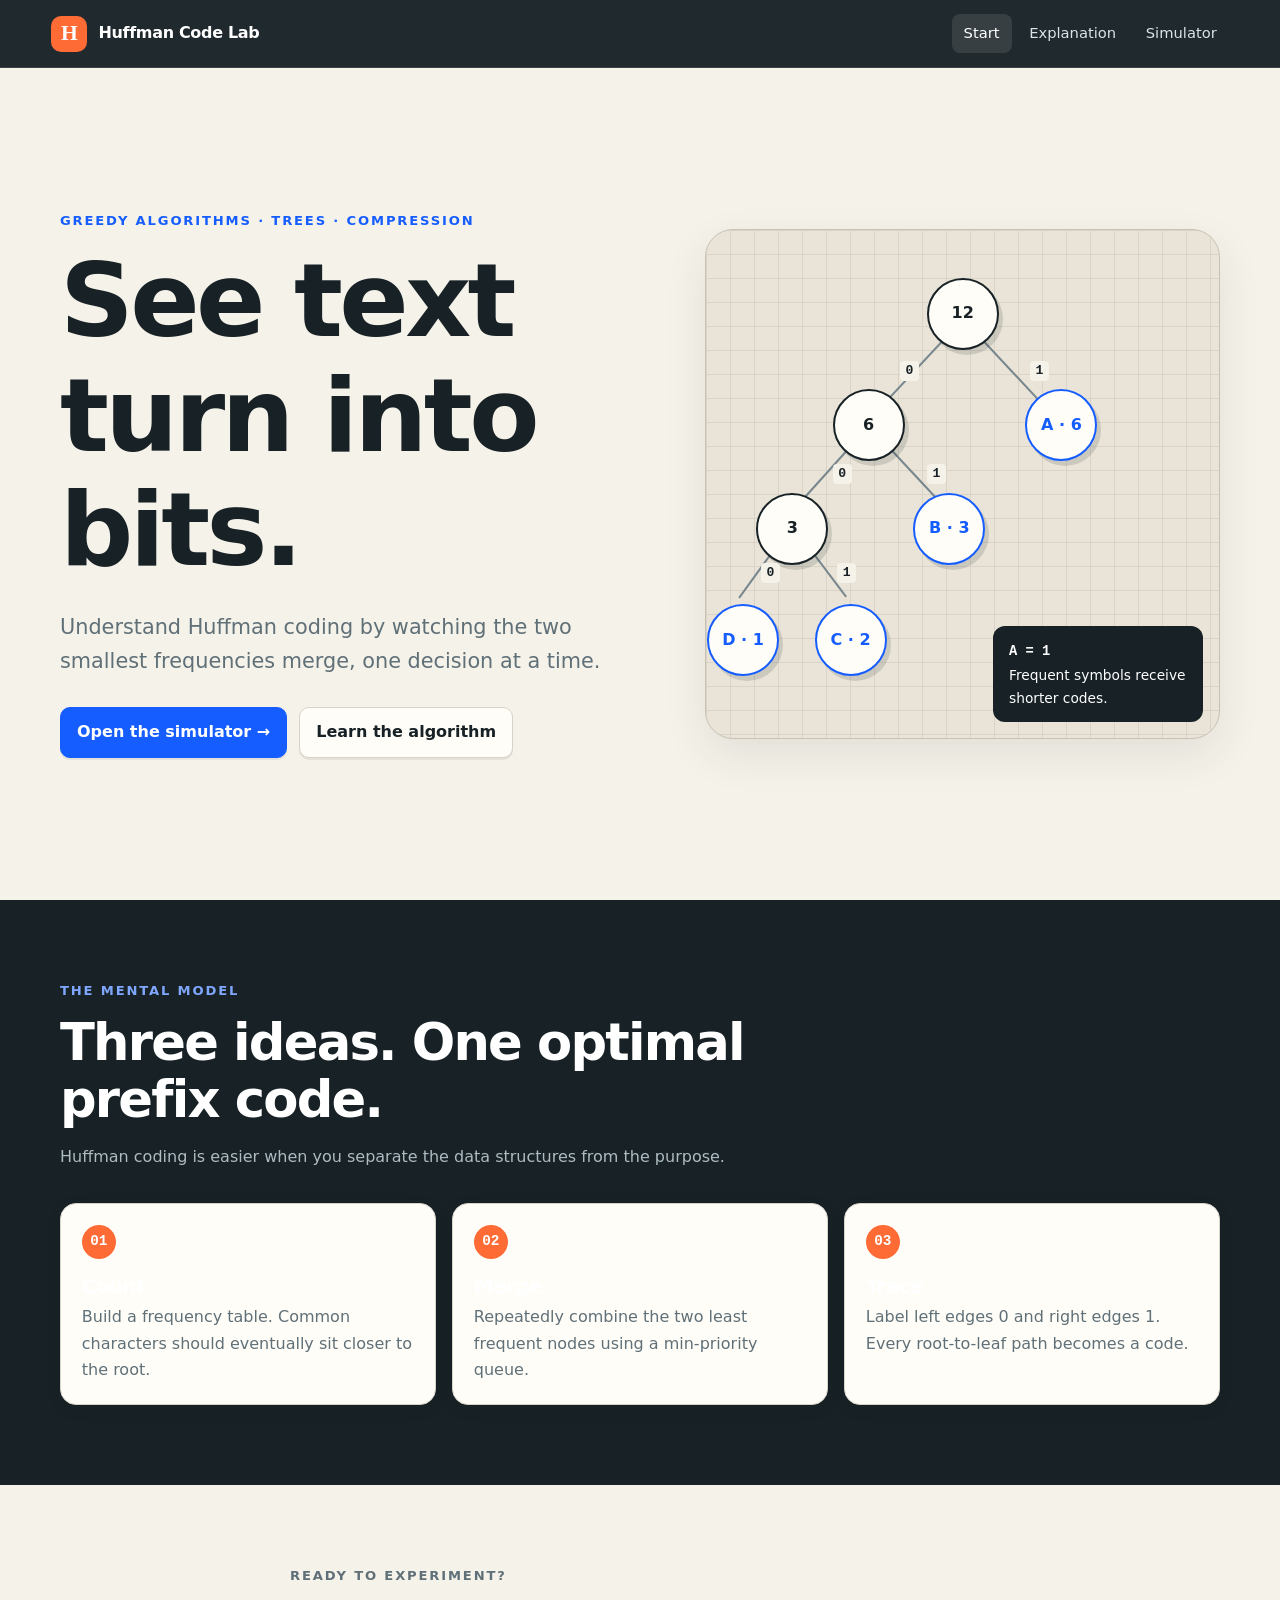
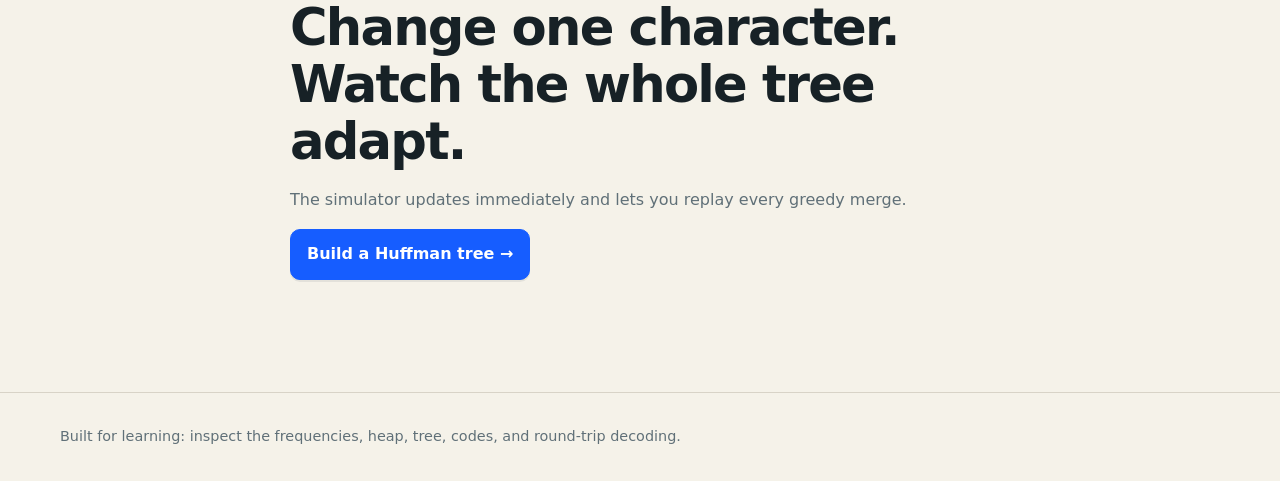
<file: index.html>
<!doctype html>
<html lang="en">
<head>
  <meta charset="utf-8"><meta name="viewport" content="width=device-width,initial-scale=1">
  <meta name="description" content="Learn Huffman coding visually, then build and inspect a Huffman tree from your own text.">
  <title>Huffman Code Lab</title>
  <link rel="icon" type="image/svg+xml" href="data:image/svg+xml,%3Csvg xmlns='http://www.w3.org/2000/svg' viewBox='0 0 64 64'%3E%3Crect width='64' height='64' rx='14' fill='%23172126'/%3E%3Cpath d='M17 16v32M47 16v32M17 32h30' stroke='%23ff6b35' stroke-width='7' stroke-linecap='round'/%3E%3C/svg%3E">
  <link rel="stylesheet" href="styles.css">
</head>
<body>
  <header class="topbar">
    <a class="brand" href="index.html"><span class="brand-mark">H</span> Huffman Code Lab</a>
    <nav class="nav" aria-label="Main navigation"><a aria-current="page" href="index.html">Start</a><a href="explanation.html">Explanation</a><a href="simulator.html">Simulator</a></nav>
  </header>
  <main>
    <section class="shell hero">
      <div>
        <p class="eyebrow">Greedy algorithms · Trees · Compression</p>
        <h1>See text turn into bits.</h1>
        <p class="lede">Understand Huffman coding by watching the two smallest frequencies merge, one decision at a time.</p>
        <div class="actions"><a class="btn primary" href="simulator.html">Open the simulator →</a><a class="btn" href="explanation.html">Learn the algorithm</a></div>
      </div>
      <div class="hero-visual" aria-label="Example Huffman tree for AAAAAABBBCCD">
        <div class="tree-demo">
          <div class="edge" style="left:50%;top:13%;width:29%;transform:rotate(133deg)"></div><div class="edge" style="left:50%;top:13%;width:31%;transform:rotate(47deg)"></div>
          <div class="edge" style="left:29%;top:38%;width:25%;transform:rotate(132deg)"></div><div class="edge" style="left:29%;top:38%;width:24%;transform:rotate(47deg)"></div>
          <div class="edge" style="left:12%;top:61%;width:20%;transform:rotate(126deg)"></div><div class="edge" style="left:12%;top:61%;width:20%;transform:rotate(53deg)"></div>
          <span class="edge-label" style="left:36%;top:23%">0</span><span class="edge-label" style="left:65%;top:23%">1</span><span class="edge-label" style="left:21%;top:47%">0</span><span class="edge-label" style="left:42%;top:47%">1</span><span class="edge-label" style="left:5%;top:70%">0</span><span class="edge-label" style="left:22%;top:70%">1</span>
          <div class="demo-node" style="left:50%;top:12%">12</div><div class="demo-node" style="left:29%;top:38%">6</div><div class="demo-node leaf" style="left:72%;top:38%">A · 6</div><div class="demo-node" style="left:12%;top:62%">3</div><div class="demo-node leaf" style="left:47%;top:62%">B · 3</div><div class="demo-node leaf" style="left:1%;top:88%">D · 1</div><div class="demo-node leaf" style="left:25%;top:88%">C · 2</div>
        </div>
        <div class="hero-note"><strong class="mono">A = 1</strong><br>Frequent symbols receive shorter codes.</div>
      </div>
    </section>
    <section class="section dark"><div class="shell"><div class="section-head"><p class="eyebrow" style="color:#80a7ff">The mental model</p><h2>Three ideas. One optimal prefix code.</h2><p>Huffman coding is easier when you separate the data structures from the purpose.</p></div><div class="cards">
      <article class="card"><div class="number">01</div><h3>Count</h3><p>Build a frequency table. Common characters should eventually sit closer to the root.</p></article>
      <article class="card"><div class="number">02</div><h3>Merge</h3><p>Repeatedly combine the two least frequent nodes using a min-priority queue.</p></article>
      <article class="card"><div class="number">03</div><h3>Trace</h3><p>Label left edges 0 and right edges 1. Every root-to-leaf path becomes a code.</p></article>
    </div></div></section>
    <section class="section"><div class="shell section-head"><p class="eyebrow">Ready to experiment?</p><h2>Change one character. Watch the whole tree adapt.</h2><p>The simulator updates immediately and lets you replay every greedy merge.</p><a class="btn primary" href="simulator.html">Build a Huffman tree →</a></div></section>
  </main>
  <footer class="footer"><div class="shell">Built for learning: inspect the frequencies, heap, tree, codes, and round-trip decoding.</div></footer>
</body>
</html>
</file>
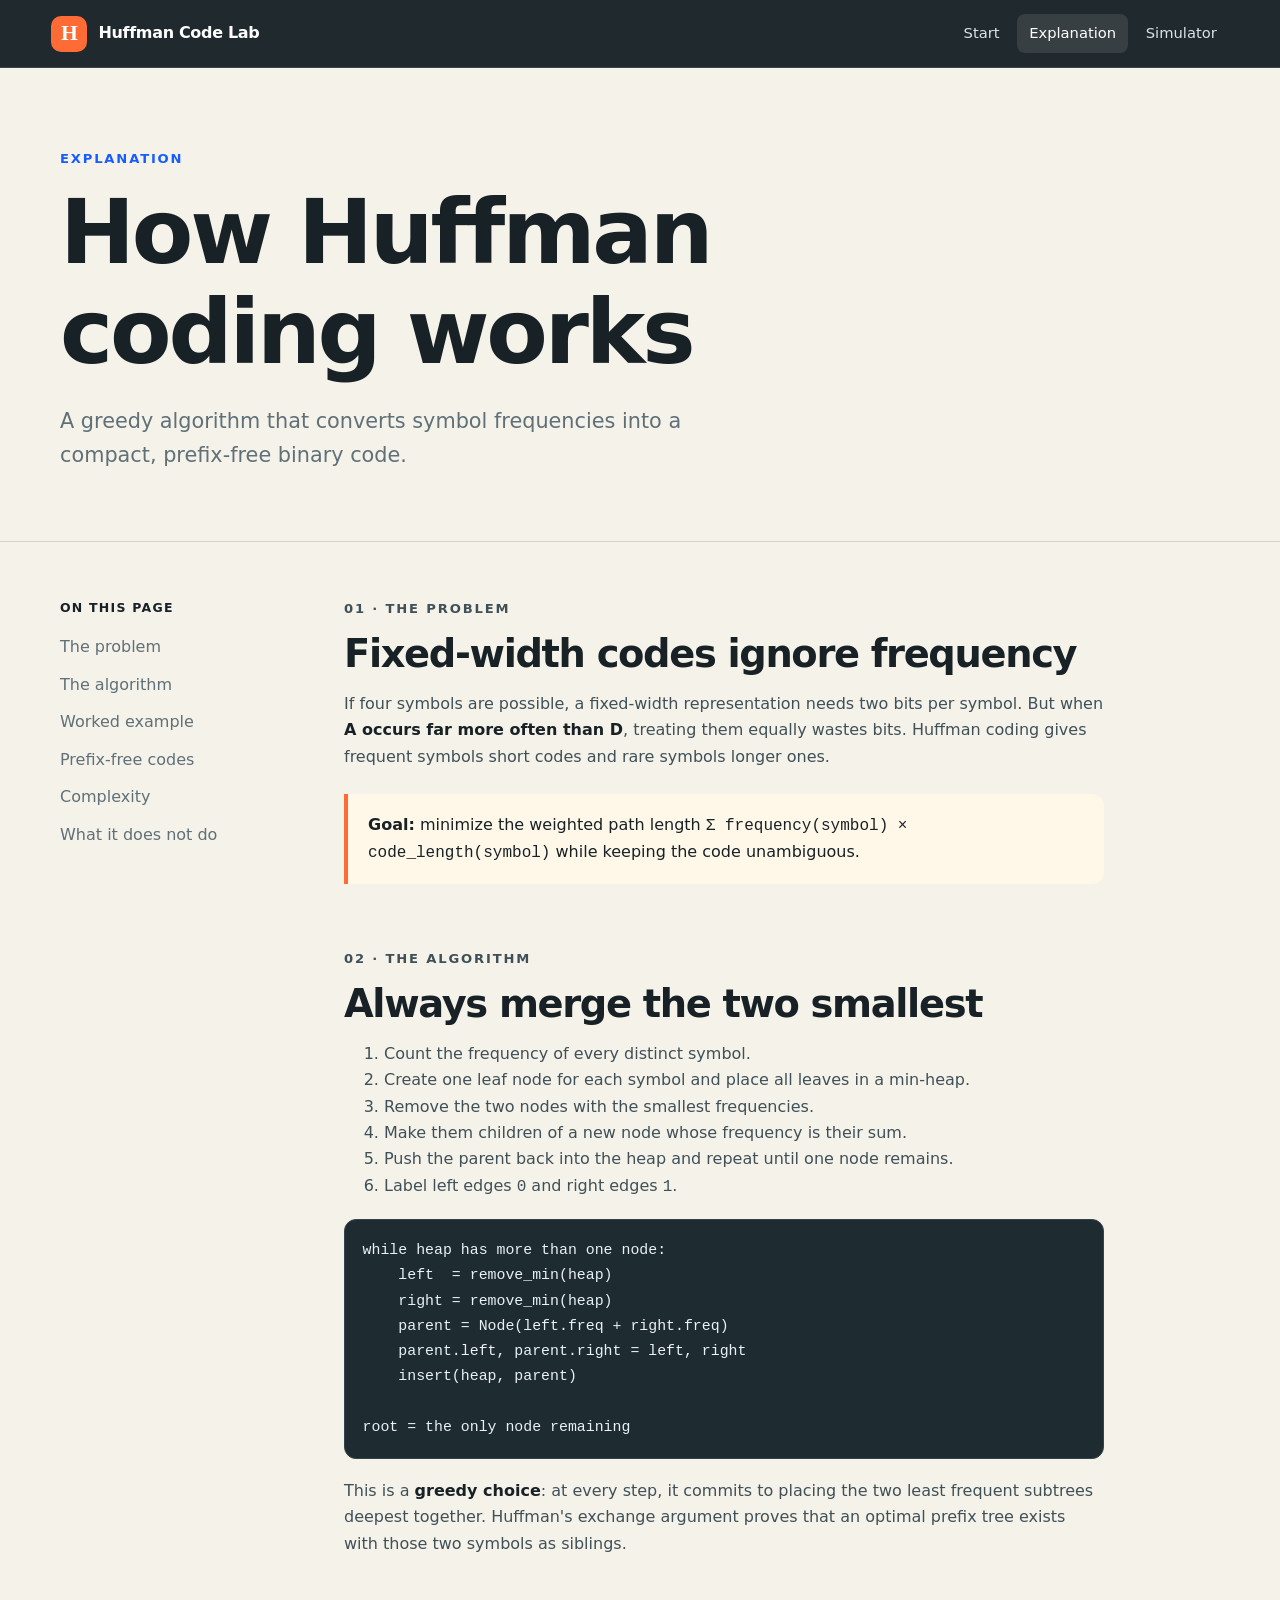
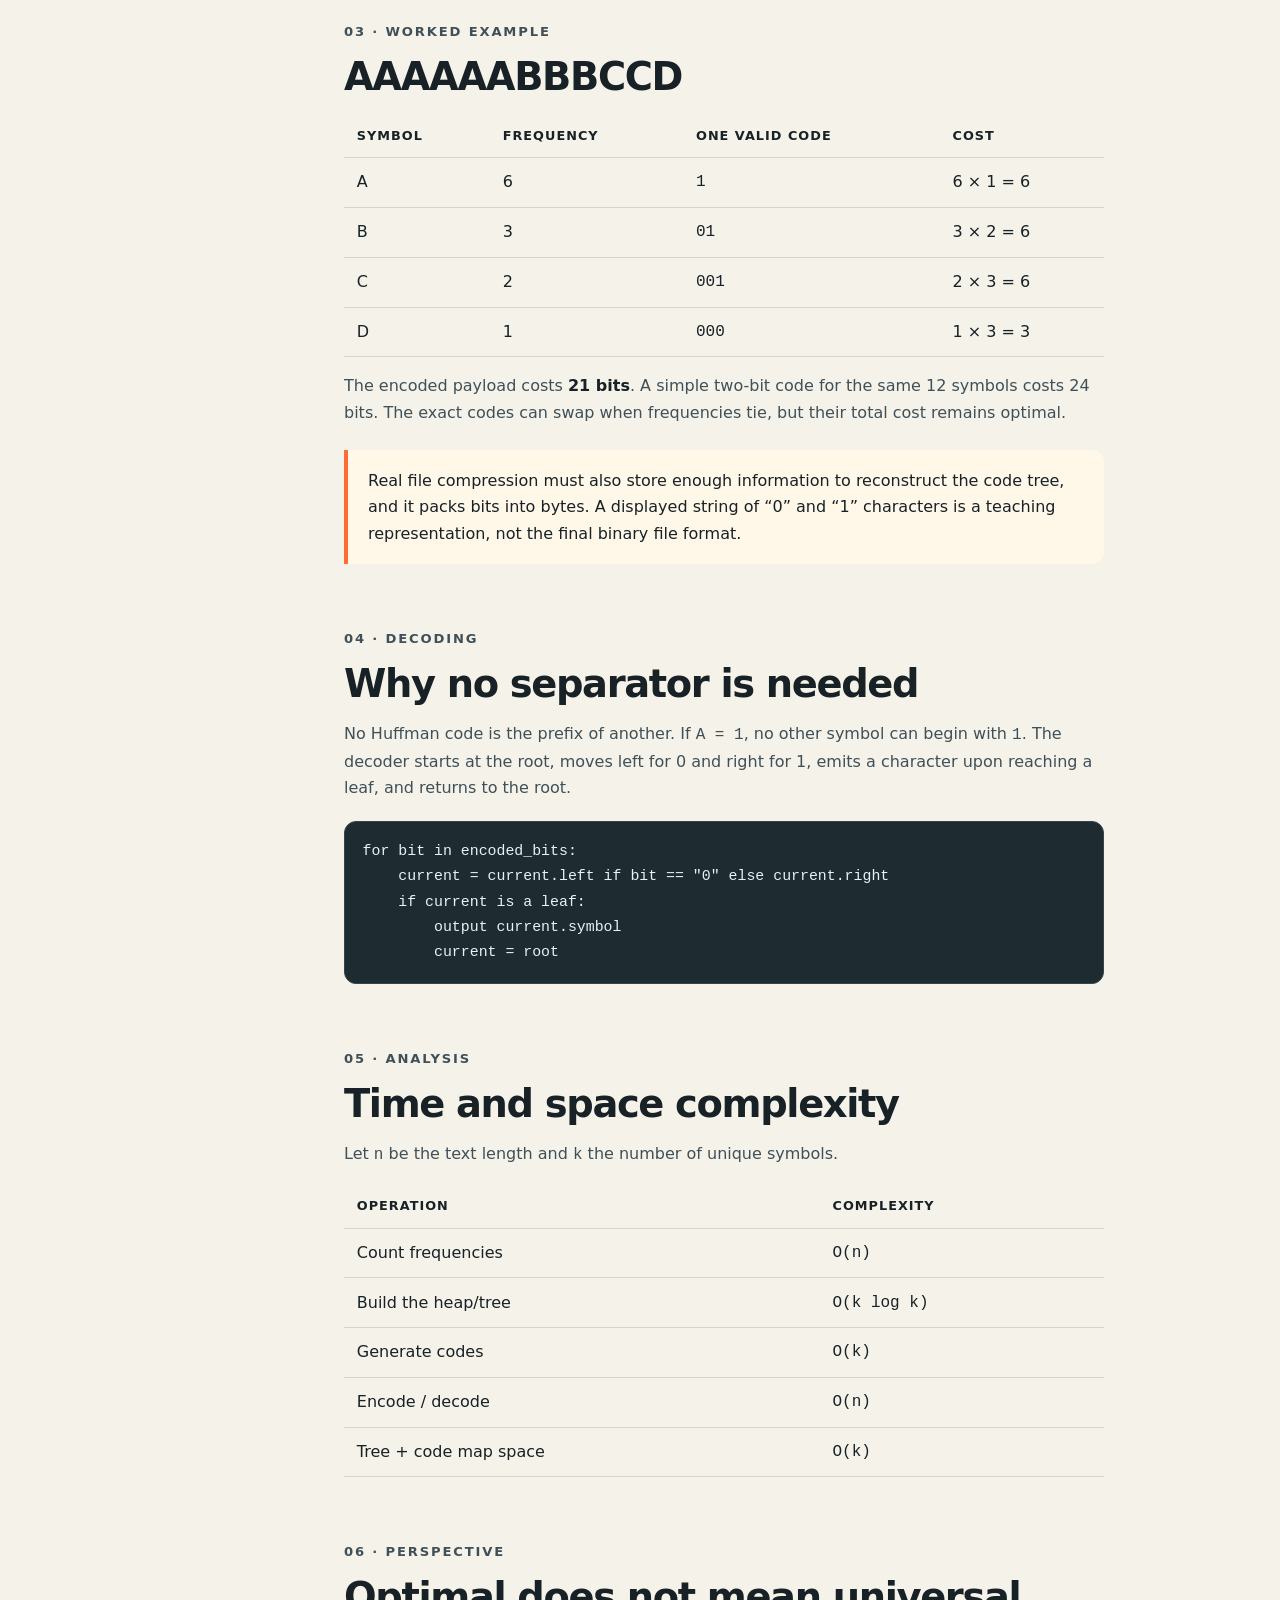
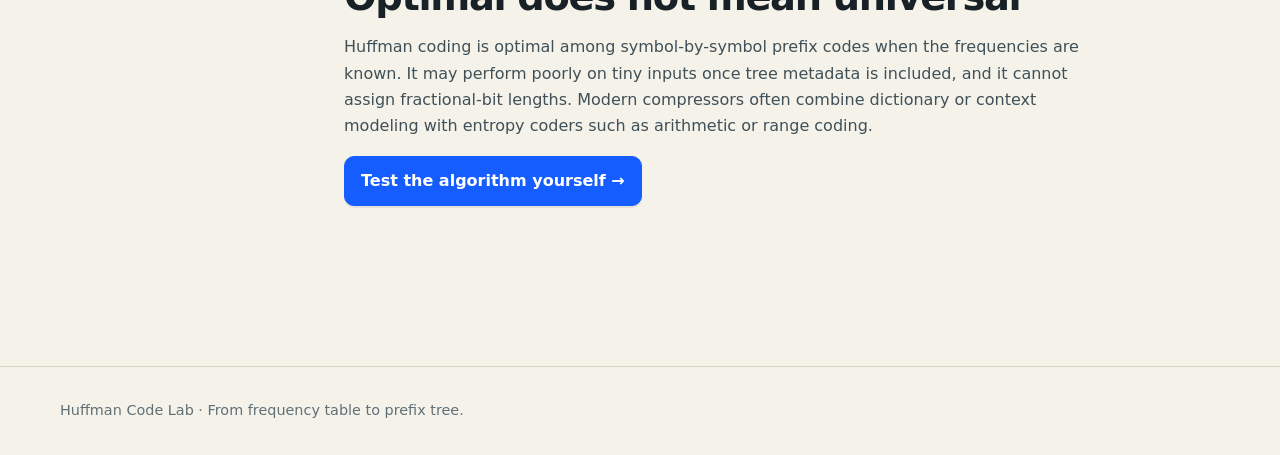
<file: explanation.html>
<!doctype html>
<html lang="en">
<head>
  <meta charset="utf-8"><meta name="viewport" content="width=device-width,initial-scale=1">
  <meta name="description" content="A visual, step-by-step explanation of Huffman coding.">
  <title>How Huffman Coding Works · Huffman Code Lab</title>
  <link rel="icon" type="image/svg+xml" href="data:image/svg+xml,%3Csvg xmlns='http://www.w3.org/2000/svg' viewBox='0 0 64 64'%3E%3Crect width='64' height='64' rx='14' fill='%23172126'/%3E%3Cpath d='M17 16v32M47 16v32M17 32h30' stroke='%23ff6b35' stroke-width='7' stroke-linecap='round'/%3E%3C/svg%3E">
  <link rel="stylesheet" href="styles.css">
</head>
<body>
  <header class="topbar"><a class="brand" href="index.html"><span class="brand-mark">H</span> Huffman Code Lab</a><nav class="nav" aria-label="Main navigation"><a href="index.html">Start</a><a aria-current="page" href="explanation.html">Explanation</a><a href="simulator.html">Simulator</a></nav></header>
  <main>
    <header class="page-head"><div class="shell"><p class="eyebrow">Explanation</p><h1>How Huffman coding works</h1><p class="lede">A greedy algorithm that converts symbol frequencies into a compact, prefix-free binary code.</p></div></header>
    <div class="shell article">
      <aside class="toc" aria-label="On this page"><p>On this page</p><a href="#problem">The problem</a><a href="#algorithm">The algorithm</a><a href="#example">Worked example</a><a href="#prefix">Prefix-free codes</a><a href="#complexity">Complexity</a><a href="#limits">What it does not do</a></aside>
      <article class="prose">
        <section id="problem"><p class="eyebrow">01 · The problem</p><h2>Fixed-width codes ignore frequency</h2><p>If four symbols are possible, a fixed-width representation needs two bits per symbol. But when <strong>A occurs far more often than D</strong>, treating them equally wastes bits. Huffman coding gives frequent symbols short codes and rare symbols longer ones.</p><div class="callout"><strong>Goal:</strong> minimize the weighted path length <span class="mono">Σ frequency(symbol) × code_length(symbol)</span> while keeping the code unambiguous.</div></section>
        <section id="algorithm"><p class="eyebrow">02 · The algorithm</p><h2>Always merge the two smallest</h2><ol><li>Count the frequency of every distinct symbol.</li><li>Create one leaf node for each symbol and place all leaves in a min-heap.</li><li>Remove the two nodes with the smallest frequencies.</li><li>Make them children of a new node whose frequency is their sum.</li><li>Push the parent back into the heap and repeat until one node remains.</li><li>Label left edges <span class="mono">0</span> and right edges <span class="mono">1</span>.</li></ol><pre class="codebox">while heap has more than one node:
    left  = remove_min(heap)
    right = remove_min(heap)
    parent = Node(left.freq + right.freq)
    parent.left, parent.right = left, right
    insert(heap, parent)

root = the only node remaining</pre><p>This is a <strong>greedy choice</strong>: at every step, it commits to placing the two least frequent subtrees deepest together. Huffman's exchange argument proves that an optimal prefix tree exists with those two symbols as siblings.</p></section>
        <section id="example"><p class="eyebrow">03 · Worked example</p><h2>AAAAAABBBCCD</h2><table class="mini-table"><thead><tr><th>Symbol</th><th>Frequency</th><th>One valid code</th><th>Cost</th></tr></thead><tbody><tr><td>A</td><td>6</td><td class="mono">1</td><td>6 × 1 = 6</td></tr><tr><td>B</td><td>3</td><td class="mono">01</td><td>3 × 2 = 6</td></tr><tr><td>C</td><td>2</td><td class="mono">001</td><td>2 × 3 = 6</td></tr><tr><td>D</td><td>1</td><td class="mono">000</td><td>1 × 3 = 3</td></tr></tbody></table><p>The encoded payload costs <strong>21 bits</strong>. A simple two-bit code for the same 12 symbols costs 24 bits. The exact codes can swap when frequencies tie, but their total cost remains optimal.</p><div class="callout">Real file compression must also store enough information to reconstruct the code tree, and it packs bits into bytes. A displayed string of “0” and “1” characters is a teaching representation, not the final binary file format.</div></section>
        <section id="prefix"><p class="eyebrow">04 · Decoding</p><h2>Why no separator is needed</h2><p>No Huffman code is the prefix of another. If <span class="mono">A = 1</span>, no other symbol can begin with <span class="mono">1</span>. The decoder starts at the root, moves left for 0 and right for 1, emits a character upon reaching a leaf, and returns to the root.</p><pre class="codebox">for bit in encoded_bits:
    current = current.left if bit == "0" else current.right
    if current is a leaf:
        output current.symbol
        current = root</pre></section>
        <section id="complexity"><p class="eyebrow">05 · Analysis</p><h2>Time and space complexity</h2><p>Let <span class="mono">n</span> be the text length and <span class="mono">k</span> the number of unique symbols.</p><table class="mini-table"><thead><tr><th>Operation</th><th>Complexity</th></tr></thead><tbody><tr><td>Count frequencies</td><td class="mono">O(n)</td></tr><tr><td>Build the heap/tree</td><td class="mono">O(k log k)</td></tr><tr><td>Generate codes</td><td class="mono">O(k)</td></tr><tr><td>Encode / decode</td><td class="mono">O(n)</td></tr><tr><td>Tree + code map space</td><td class="mono">O(k)</td></tr></tbody></table></section>
        <section id="limits"><p class="eyebrow">06 · Perspective</p><h2>Optimal does not mean universal</h2><p>Huffman coding is optimal among symbol-by-symbol prefix codes when the frequencies are known. It may perform poorly on tiny inputs once tree metadata is included, and it cannot assign fractional-bit lengths. Modern compressors often combine dictionary or context modeling with entropy coders such as arithmetic or range coding.</p><a class="btn primary" href="simulator.html">Test the algorithm yourself →</a></section>
      </article>
    </div>
  </main>
  <footer class="footer"><div class="shell">Huffman Code Lab · From frequency table to prefix tree.</div></footer>
</body>
</html>
</file>
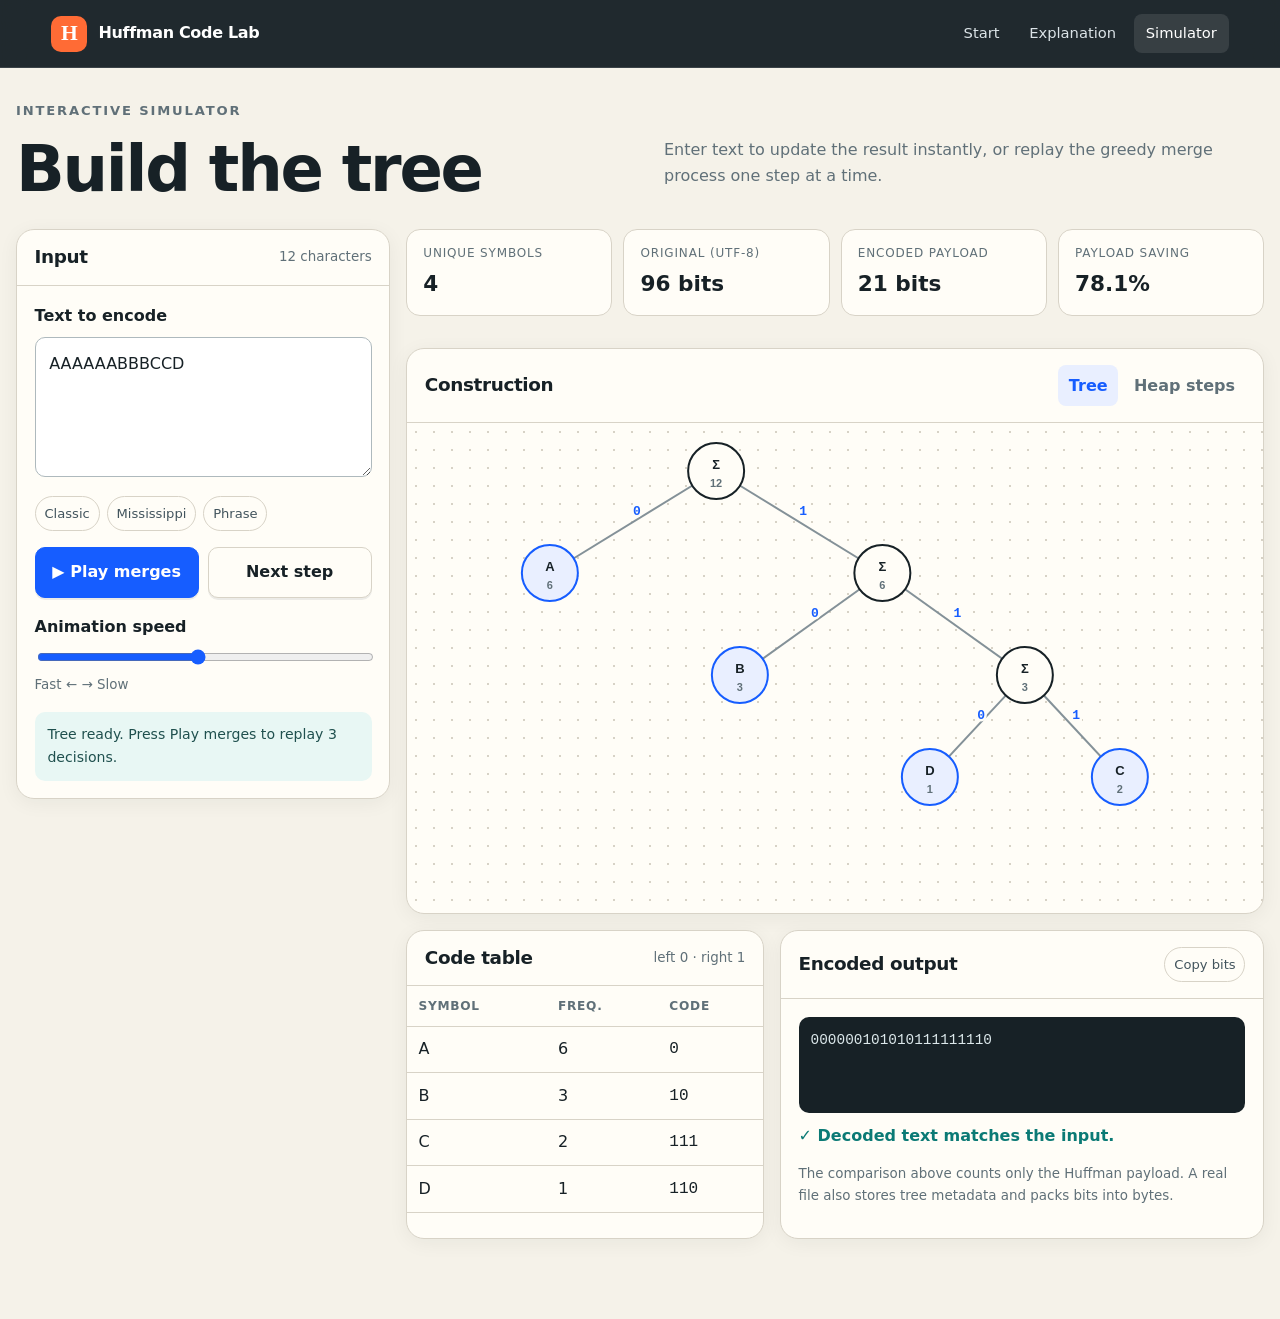
<file: simulator.html>
<!doctype html>
<html lang="en">
<head>
  <meta charset="utf-8"><meta name="viewport" content="width=device-width,initial-scale=1">
  <meta name="description" content="Build, animate, and inspect a Huffman tree from your own text.">
  <title>Interactive Simulator · Huffman Code Lab</title>
  <link rel="icon" type="image/svg+xml" href="data:image/svg+xml,%3Csvg xmlns='http://www.w3.org/2000/svg' viewBox='0 0 64 64'%3E%3Crect width='64' height='64' rx='14' fill='%23172126'/%3E%3Cpath d='M17 16v32M47 16v32M17 32h30' stroke='%23ff6b35' stroke-width='7' stroke-linecap='round'/%3E%3C/svg%3E">
  <link rel="stylesheet" href="styles.css">
</head>
<body>
  <header class="topbar"><a class="brand" href="index.html"><span class="brand-mark">H</span> Huffman Code Lab</a><nav class="nav" aria-label="Main navigation"><a href="index.html">Start</a><a href="explanation.html">Explanation</a><a aria-current="page" href="simulator.html">Simulator</a></nav></header>
  <main class="sim-main">
    <div class="sim-intro"><div><p class="eyebrow">Interactive simulator</p><h1>Build the tree</h1></div><p>Enter text to update the result instantly, or replay the greedy merge process one step at a time.</p></div>
    <div class="workspace">
      <aside class="panel input-panel">
        <div class="panel-head"><h2>Input</h2><span class="hint" id="charCount">12 characters</span></div>
        <div class="panel-body">
          <label for="textInput">Text to encode</label>
          <textarea id="textInput" maxlength="500" spellcheck="false">AAAAAABBBCCD</textarea>
          <div class="sample-row" aria-label="Example inputs"><button class="chip" data-sample="AAAAAABBBCCD">Classic</button><button class="chip" data-sample="MISSISSIPPI">Mississippi</button><button class="chip" data-sample="hello huffman">Phrase</button></div>
          <div class="control-row"><button class="btn primary" id="playBtn">▶ Play merges</button><button class="btn" id="stepBtn">Next step</button></div>
          <div class="speed"><label for="speedRange">Animation speed</label><input id="speedRange" type="range" min="250" max="1400" value="800" step="50"><div class="hint">Fast ← → Slow</div></div>
          <div class="status" id="status" aria-live="polite">Tree ready. Press Play merges to replay 3 decisions.</div>
        </div>
      </aside>
      <section class="main-stack">
        <div class="stats" aria-label="Compression summary">
          <div class="stat"><span>Unique symbols</span><strong id="uniqueStat">4</strong></div><div class="stat"><span>Original (UTF-8)</span><strong id="originalStat">96 bits</strong></div><div class="stat"><span>Encoded payload</span><strong id="encodedStat">21 bits</strong></div><div class="stat"><span>Payload saving</span><strong id="savingStat">78.1%</strong></div>
        </div>
        <section class="panel">
          <div class="panel-head"><h2>Construction</h2><div class="viz-tabs" role="tablist" aria-label="Visualization"><button class="tab active" id="treeTab" role="tab" aria-selected="true">Tree</button><button class="tab" id="heapTab" role="tab" aria-selected="false">Heap steps</button></div></div>
          <div class="tree-wrap" id="treeWrap"><svg id="treeSvg" role="img" aria-label="Huffman tree visualization"></svg></div>
          <div class="heap-view" id="heapView"><div class="heap-row" id="heapRow"></div><p class="step-copy" id="stepCopy"></p></div>
        </section>
        <div class="result-grid">
          <section class="panel"><div class="panel-head"><h2>Code table</h2><span class="hint">left 0 · right 1</span></div><div class="code-table-wrap"><table class="code-table"><thead><tr><th>Symbol</th><th>Freq.</th><th>Code</th></tr></thead><tbody id="codeBody"></tbody></table></div></section>
          <section class="panel"><div class="panel-head"><h2>Encoded output</h2><button class="chip" id="copyBtn">Copy bits</button></div><div class="panel-body"><div class="bit-output" id="bitOutput"></div><div class="decoded" id="decodedOutput">✓ Decoded text matches the input.</div><p class="hint">The comparison above counts only the Huffman payload. A real file also stores tree metadata and packs bits into bytes.</p></div></section>
        </div>
      </section>
    </div>
  </main>
  <script src="simulator.js"></script>
</body>
</html>
</file>
<file: styles.css>
:root{--ink:#172126;--muted:#607078;--paper:#f5f2e9;--surface:#fffdf7;--line:#d8d3c7;--blue:#165dff;--blue-soft:#e9efff;--orange:#ff6b35;--teal:#0b7a75;--shadow:0 16px 44px rgba(32,43,48,.09)}
*{box-sizing:border-box}html{scroll-behavior:smooth}body{margin:0;color:var(--ink);background:var(--paper);font:16px/1.65 Inter,ui-sans-serif,system-ui,-apple-system,BlinkMacSystemFont,"Segoe UI",sans-serif}a{color:inherit}button,textarea,input{font:inherit}.mono{font-family:"SFMono-Regular",Consolas,"Liberation Mono",monospace}
.topbar{position:sticky;z-index:20;top:0;display:flex;align-items:center;justify-content:space-between;gap:1rem;min-height:68px;padding:.65rem clamp(1rem,4vw,4rem);color:#fff;background:rgba(23,33,38,.96);border-bottom:1px solid rgba(255,255,255,.12);backdrop-filter:blur(14px)}.brand{display:flex;align-items:center;gap:.7rem;text-decoration:none;font-weight:800;letter-spacing:-.02em}.brand-mark{display:grid;place-items:center;width:36px;height:36px;border-radius:10px;color:#fff;background:var(--orange);font-family:Georgia,serif;font-size:1.35rem}.nav{display:flex;gap:.35rem}.nav a{padding:.48rem .75rem;border-radius:8px;color:#dbe3e7;text-decoration:none;font-size:.92rem}.nav a:hover,.nav a[aria-current=page]{color:#fff;background:rgba(255,255,255,.1)}
.shell{width:min(1160px,calc(100% - 2rem));margin:0 auto}.hero{display:grid;grid-template-columns:1.05fr .95fr;gap:clamp(2rem,6vw,6rem);align-items:center;min-height:calc(100vh - 68px);padding:4rem 0}.eyebrow{margin:0 0 .75rem;color:var(--blue);font-size:.82rem;font-weight:850;letter-spacing:.14em;text-transform:uppercase}h1,h2,h3{line-height:1.12;letter-spacing:-.035em}h1{max-width:780px;margin:0;font-size:clamp(3rem,8vw,6.8rem)}h2{margin:0 0 1rem;font-size:clamp(2rem,4vw,3.4rem)}h3{margin:0 0 .45rem;font-size:1.25rem}.lede{max-width:680px;margin:1.35rem 0 1.8rem;color:var(--muted);font-size:clamp(1.05rem,2vw,1.3rem)}.actions{display:flex;flex-wrap:wrap;gap:.75rem}.btn{display:inline-flex;align-items:center;justify-content:center;gap:.5rem;min-height:46px;padding:.7rem 1rem;border:1px solid var(--line);border-radius:10px;color:var(--ink);background:var(--surface);box-shadow:0 2px 0 rgba(23,33,38,.08);text-decoration:none;font-weight:750;cursor:pointer}.btn:hover{transform:translateY(-1px);box-shadow:0 5px 16px rgba(32,43,48,.12)}.btn.primary{border-color:var(--blue);color:#fff;background:var(--blue)}.btn:disabled{opacity:.55;cursor:not-allowed;transform:none}
.hero-visual{position:relative;padding:2rem;min-height:510px;overflow:hidden;border:1px solid #c8c2b6;border-radius:28px;background:#e9e4d7;box-shadow:var(--shadow)}.hero-visual:before{content:"";position:absolute;inset:0;opacity:.45;background-image:linear-gradient(#c8c2b6 1px,transparent 1px),linear-gradient(90deg,#c8c2b6 1px,transparent 1px);background-size:24px 24px}.tree-demo{position:relative;height:430px}.edge{position:absolute;z-index:0;height:2px;transform-origin:left center;background:#78868d}.demo-node{position:absolute;z-index:1;display:grid;place-items:center;width:72px;height:72px;transform:translate(-50%,-50%);border:2px solid var(--ink);border-radius:50%;background:var(--surface);box-shadow:4px 5px 0 rgba(23,33,38,.14);font-weight:850}.demo-node.leaf{border-color:var(--blue);color:var(--blue)}.edge-label{position:absolute;z-index:2;padding:0 .35rem;border-radius:4px;background:var(--paper);font:800 .82rem/1.5 "SFMono-Regular",Consolas,monospace}.hero-note{position:absolute;right:1rem;bottom:1rem;z-index:2;max-width:210px;padding:.8rem 1rem;border-radius:12px;color:#fff;background:var(--ink);font-size:.86rem}
.section{padding:5rem 0}.section.dark{color:#fff;background:var(--ink)}.section-head{max-width:700px;margin-bottom:2rem}.section-head p{color:var(--muted)}.dark .section-head p{color:#aebcc2}.cards{display:grid;grid-template-columns:repeat(3,1fr);gap:1rem}.card{padding:1.3rem;border:1px solid var(--line);border-radius:16px;background:var(--surface);box-shadow:0 4px 18px rgba(32,43,48,.05)}.card .number{display:grid;place-items:center;width:34px;height:34px;margin-bottom:1rem;border-radius:50%;color:#fff;background:var(--orange);font:800 .9rem/1 monospace}.card p{margin:.35rem 0 0;color:var(--muted)}
.page-head{padding:5rem 0 2.5rem;border-bottom:1px solid var(--line)}.page-head h1{font-size:clamp(2.8rem,7vw,5.6rem)}.article{display:grid;grid-template-columns:220px minmax(0,760px);gap:4rem;padding:3.5rem 0 6rem}.toc{position:sticky;top:96px;align-self:start}.toc p{margin:0 0 .6rem;font-size:.78rem;font-weight:800;letter-spacing:.1em;text-transform:uppercase}.toc a{display:block;padding:.35rem 0;color:var(--muted);text-decoration:none}.toc a:hover{color:var(--blue)}.prose section{scroll-margin-top:96px;margin-bottom:4rem}.prose h2{font-size:clamp(1.8rem,3vw,2.6rem)}.prose p,.prose li{color:#3f5058}.prose strong{color:var(--ink)}.callout{margin:1.5rem 0;padding:1.1rem 1.25rem;border-left:4px solid var(--orange);border-radius:0 12px 12px 0;background:#fff8e9}.codebox{overflow-x:auto;margin:1.2rem 0;padding:1.1rem;border:1px solid #33444c;border-radius:12px;color:#e8f1f4;background:#1e2b31;font:.93rem/1.7 "SFMono-Regular",Consolas,monospace}.mini-table{width:100%;border-collapse:collapse}.mini-table th,.mini-table td{padding:.7rem .8rem;border-bottom:1px solid var(--line);text-align:left}.mini-table th{font-size:.8rem;letter-spacing:.08em;text-transform:uppercase}
.sim-main{width:min(1400px,calc(100% - 2rem));margin:0 auto;padding:2rem 0 5rem}.sim-intro{display:flex;justify-content:space-between;gap:2rem;align-items:end;margin-bottom:1.5rem}.sim-intro h1{font-size:clamp(2.2rem,5vw,4.4rem)}.sim-intro p{max-width:600px;color:var(--muted)}.workspace{display:grid;grid-template-columns:minmax(290px,.72fr) minmax(520px,1.65fr);gap:1rem;align-items:start}.panel{border:1px solid var(--line);border-radius:18px;background:var(--surface);box-shadow:0 4px 20px rgba(23,33,38,.055)}.panel-head{display:flex;justify-content:space-between;gap:1rem;align-items:center;padding:1rem 1.1rem;border-bottom:1px solid var(--line)}.panel-head h2{margin:0;font-size:1.15rem;letter-spacing:-.02em}.panel-body{padding:1.1rem}.input-panel{position:sticky;top:84px}label{display:block;margin-bottom:.45rem;font-weight:750}textarea{width:100%;min-height:140px;resize:vertical;padding:.85rem;border:1px solid #aeb9bd;border-radius:10px;color:var(--ink);background:#fff}textarea:focus{outline:3px solid rgba(22,93,255,.18);border-color:var(--blue)}.sample-row{display:flex;flex-wrap:wrap;gap:.45rem;margin-top:.7rem}.chip{padding:.35rem .55rem;border:1px solid var(--line);border-radius:999px;color:#42545d;background:transparent;font-size:.82rem;cursor:pointer}.chip:hover{border-color:var(--blue);color:var(--blue)}.control-row{display:flex;gap:.55rem;margin-top:1rem}.control-row .btn{flex:1}.speed{margin-top:1rem}.speed input{width:100%;accent-color:var(--blue)}.hint{color:var(--muted);font-size:.84rem}.status{min-height:48px;margin-top:1rem;padding:.7rem .8rem;border-radius:10px;color:#1f504e;background:#e8f7f4;font-size:.88rem}
.stats{display:grid;grid-template-columns:repeat(4,1fr);gap:.7rem;margin-bottom:1rem}.stat{padding:.85rem 1rem;border:1px solid var(--line);border-radius:14px;background:var(--surface)}.stat span{display:block;color:var(--muted);font-size:.75rem;text-transform:uppercase;letter-spacing:.07em}.stat strong{display:block;margin-top:.15rem;font-size:1.35rem}.main-stack{display:grid;gap:1rem}.viz-tabs{display:flex;gap:.35rem}.tab{padding:.45rem .65rem;border:0;border-radius:8px;color:var(--muted);background:transparent;font-weight:750;cursor:pointer}.tab.active{color:var(--blue);background:var(--blue-soft)}.tree-wrap{min-height:410px;overflow:auto;background-image:radial-gradient(#d7d2c6 1px,transparent 1px);background-size:18px 18px}#treeSvg{display:block;width:100%;min-width:580px;min-height:410px}.tree-edge{stroke:#849198;stroke-width:2}.tree-bit{fill:var(--blue);font:800 13px "SFMono-Regular",Consolas,monospace;paint-order:stroke;stroke:var(--surface);stroke-width:5px}.tree-node circle{fill:var(--surface);stroke:var(--ink);stroke-width:2}.tree-node.leaf circle{fill:var(--blue-soft);stroke:var(--blue)}.tree-node text{text-anchor:middle;dominant-baseline:middle;fill:var(--ink);font:750 13px Inter,sans-serif}.tree-node .freq{fill:var(--muted);font-size:11px}.heap-view{display:none;min-height:410px;padding:1rem}.heap-view.active{display:block}.tree-wrap.hidden{display:none}.heap-row{display:flex;flex-wrap:wrap;gap:.55rem;align-items:center;min-height:72px;padding:.75rem;border:1px dashed #aab4b8;border-radius:12px}.heap-node{min-width:64px;padding:.5rem .6rem;border:1px solid #708087;border-radius:9px;background:#fff;text-align:center;box-shadow:0 3px 0 #d4d9da}.heap-node.picked{border-color:var(--orange);color:#a93d17;background:#fff1ec}.step-copy{margin:1rem 0 0;color:var(--muted)}.result-grid{display:grid;grid-template-columns:.85fr 1.15fr;gap:1rem}.code-table-wrap{max-height:320px;overflow:auto}.code-table{width:100%;border-collapse:collapse}.code-table th,.code-table td{padding:.6rem .7rem;border-bottom:1px solid var(--line);text-align:left}.code-table th{position:sticky;top:0;background:var(--surface);color:var(--muted);font-size:.76rem;text-transform:uppercase;letter-spacing:.06em}.bit-output{overflow-wrap:anywhere;min-height:96px;max-height:190px;overflow-y:auto;padding:.75rem;border-radius:10px;color:#dce8eb;background:var(--ink);font:.9rem/1.65 "SFMono-Regular",Consolas,monospace}.decoded{margin-top:.65rem;color:var(--teal);font-weight:750}.footer{padding:2rem 0;border-top:1px solid var(--line);color:var(--muted);font-size:.9rem}
@media(max-width:900px){.hero,.workspace,.article,.result-grid{grid-template-columns:1fr}.hero{min-height:auto}.hero-visual{min-height:460px}.cards{grid-template-columns:1fr}.toc{position:static;display:flex;flex-wrap:wrap;gap:.15rem .9rem}.toc p{width:100%}.input-panel{position:static}.stats{grid-template-columns:repeat(2,1fr)}.sim-intro{display:block}}@media(max-width:600px){.topbar{align-items:flex-start;flex-direction:column;gap:.25rem;padding:.55rem 1rem}.nav{width:100%;overflow-x:auto}.nav a{white-space:nowrap}h1{font-size:3.15rem}.hero{padding:2.7rem 0}.hero-visual{min-height:400px;padding:1rem}.tree-demo{transform:scale(.82);transform-origin:top center}.stats{grid-template-columns:1fr 1fr}.control-row{flex-direction:column}}@media(prefers-reduced-motion:reduce){*,*:before,*:after{scroll-behavior:auto!important;transition:none!important;animation:none!important}}
</file>
